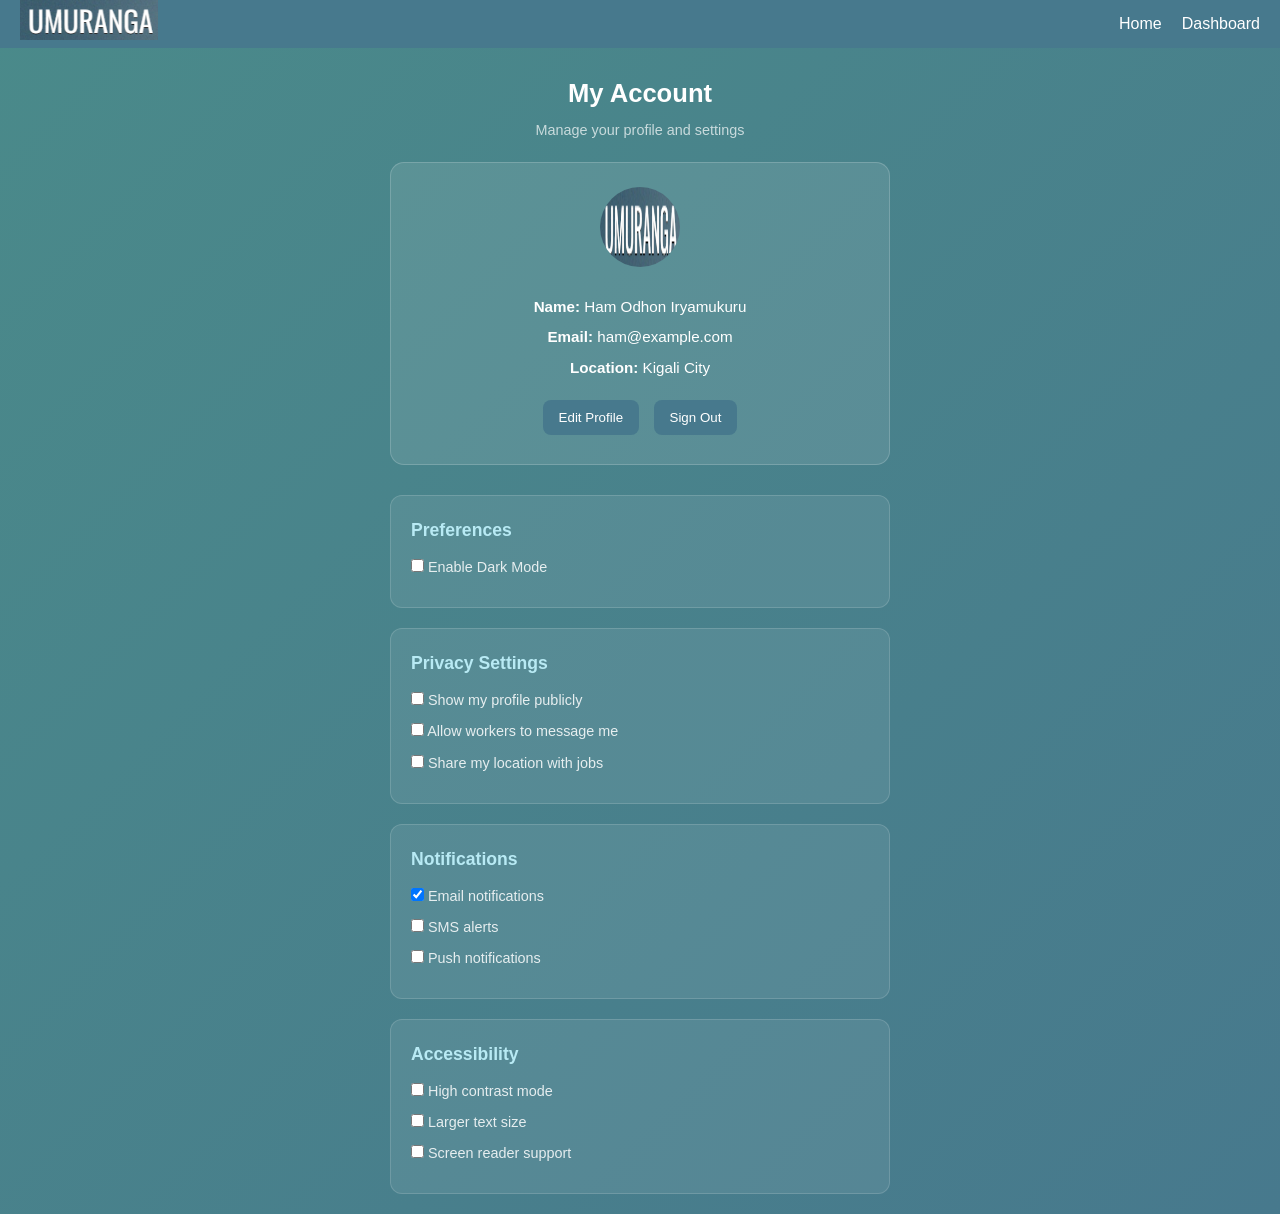
<file: account.html>
<!DOCTYPE html>
<html lang="en">
<head>
  <meta charset="UTF-8">
  <title>UMURANGA | My Account</title>
  <link rel="stylesheet" href="account.css">
</head>
<body>
  <header>
    <div class="navbar">
      <div class="logo">
        <img src="assets/umuranga.png" alt="UMURANGA Logo">
      </div>
      <ul class="menu">
        <li><a href="index.html">Home</a></li>
        <li><a href="dashboard/dashboard.html">Dashboard</a></li>
      </ul>
    </div>
  </header>

  <h2>My Account</h2>
  <p class="subtitle">Manage your profile and settings</p>

  <div class="account-box">
    <div class="profile-photo">
      <img src="assets/umuranga.png" alt="Profile Photo">
    </div>
    <div class="account-info">
      <p><strong>Name:</strong> Ham Odhon Iryamukuru</p>
      <p><strong>Email:</strong> ham@example.com</p>
      <p><strong>Location:</strong> Kigali City</p>
    </div>
    <div class="account-actions">
      <button id="editBtn">Edit Profile</button>
      <button id="logoutBtn">Sign Out</button>
    </div>
  </div>
  <div class="settings-box">
    <h3>Preferences</h3>
    <label><input type="checkbox" id="darkModeToggle"> Enable Dark Mode</label>
  </div>

  <div class="settings-box">
    <h3>Privacy Settings</h3>
    <label><input type="checkbox"> Show my profile publicly</label>
    <label><input type="checkbox"> Allow workers to message me</label>
    <label><input type="checkbox"> Share my location with jobs</label>
  </div>

  <div class="settings-box">
    <h3>Notifications</h3>
    <label><input type="checkbox" checked> Email notifications</label>
    <label><input type="checkbox"> SMS alerts</label>
    <label><input type="checkbox"> Push notifications</label>
  </div>

  <div class="settings-box">
    <h3>Accessibility</h3>
    <label><input type="checkbox"> High contrast mode</label>
    <label><input type="checkbox"> Larger text size</label>
    <label><input type="checkbox"> Screen reader support</label>
  </div>
  <script src="nav.js"></script>
  <script src="account.js"></script>
</body>

</html>
</file>
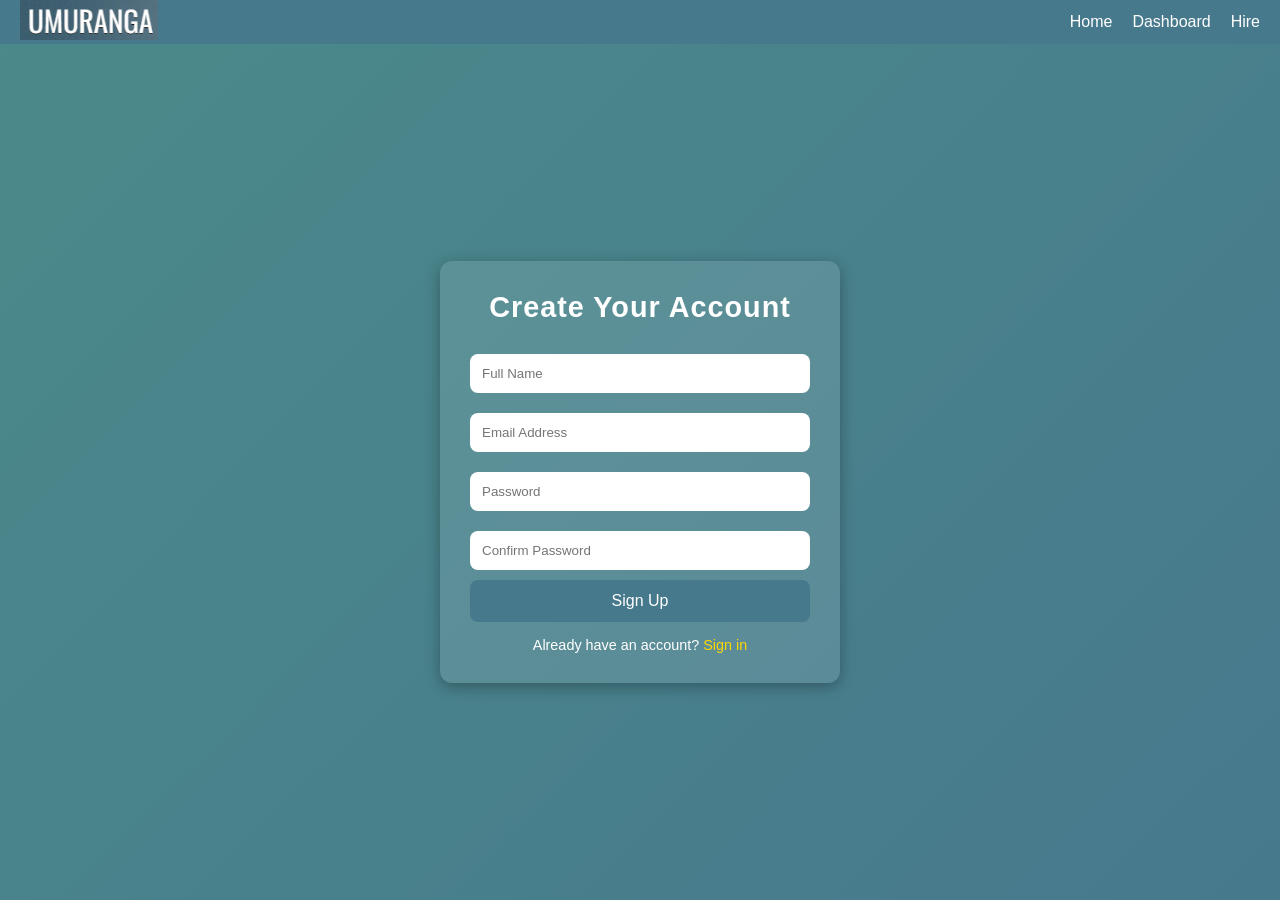
<file: signup.html>
<!DOCTYPE html>
<html lang="en">
<head>
  <meta charset="UTF-8">
  <title>UMURANGA | Sign Up</title>
  <link rel="stylesheet" href="signup.css">
</head>
<body>
 
  <header>
    <div class="navbar">
      <div class="logo"><img src="assets/umuranga.png" alt="UMURANGA Logo"></div>
      <ul class="menu">
        <li><a href="index.html">Home</a></li>
        <li><a href="dashboard/dashboard.html">Dashboard</a></li>
        <li><a href="#Hire">Hire</a></li>
      </ul>
    </div>
  </header>

  <section class="signup-container">
    <div class="signup-box">
      <h2>Create Your Account</h2>
      <form action="index.html" method="post">
        <input type="text" placeholder="Full Name" required>
        <input type="email" placeholder="Email Address" required>
        <input type="password" placeholder="Password" required>
        <input type="password" placeholder="Confirm Password" required>
        <button type="submit">Sign Up</button>
      </form>
      <p>Already have an account? <a href="account.html">Sign in</a></p>
    </div>
  </section>
  <script src="nav.js"></script>
  <script src="signup.js"></script>
</body>

</html>
</file>
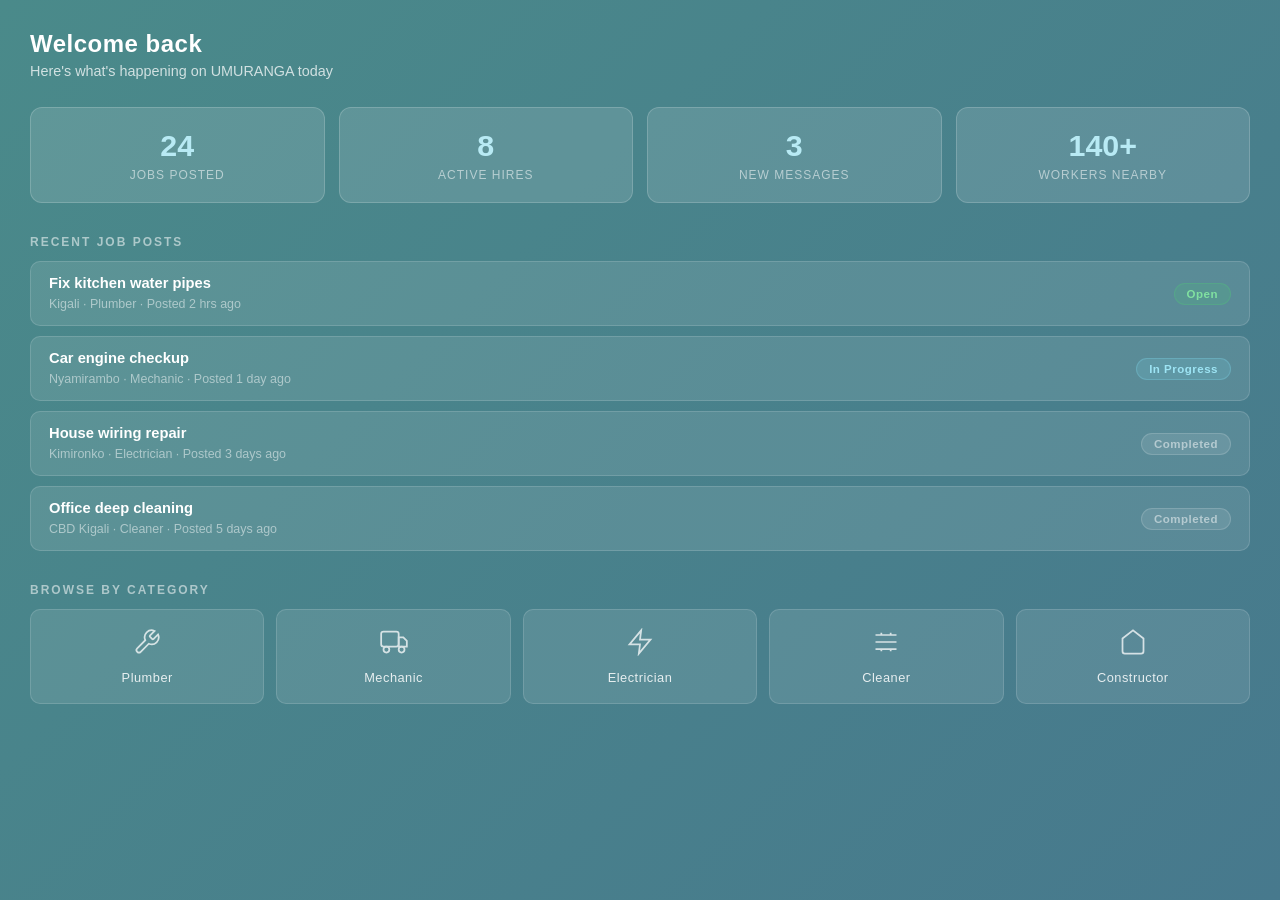
<file: dashboard/dash_home.html>
<!DOCTYPE html>
<html lang="en">
<head>
  <meta charset="UTF-8">
  <title>Dashboard Home</title>
  <link rel="stylesheet" href="dash_home.css">

</head>
<body>

  <h2>Welcome back</h2>
  <p class="subtitle">Here's what's happening on UMURANGA today</p>

  <div class="stats">
    <div class="stat-card"><div class="num">24</div><div class="label">Jobs Posted</div></div>
    <div class="stat-card"><div class="num">8</div><div class="label">Active Hires</div></div>
    <div class="stat-card"><div class="num">3</div><div class="label">New Messages</div></div>
    <div class="stat-card"><div class="num">140+</div><div class="label">Workers Nearby</div></div>
  </div>

  <div class="section-title">Recent Job Posts</div>
  <div class="jobs-list">
    <div class="job-card">
      <div class="job-info">
        <h4>Fix kitchen water pipes</h4>
        <span>Kigali &middot; Plumber &middot; Posted 2 hrs ago</span>
      </div>
      <span class="badge open">Open</span>
    </div>
    <div class="job-card">
      <div class="job-info">
        <h4>Car engine checkup</h4>
        <span>Nyamirambo &middot; Mechanic &middot; Posted 1 day ago</span>
      </div>
      <span class="badge progress">In Progress</span>
    </div>
    <div class="job-card">
      <div class="job-info">
        <h4>House wiring repair</h4>
        <span>Kimironko &middot; Electrician &middot; Posted 3 days ago</span>
      </div>
      <span class="badge done">Completed</span>
    </div>
    <div class="job-card">
      <div class="job-info">
        <h4>Office deep cleaning</h4>
        <span>CBD Kigali &middot; Cleaner &middot; Posted 5 days ago</span>
      </div>
      <span class="badge done">Completed</span>
    </div>
  </div>

  <div class="section-title">Browse by Category</div>
  <div class="categories">
    <a class="cat-card" href="dash_jobs.html" target="main">
      <svg class="cat-icon" viewBox="0 0 24 24" fill="none" stroke="currentColor" stroke-width="1.5"><path d="M14.7 6.3a1 1 0 000 1.4l1.6 1.6a1 1 0 001.4 0l3.77-3.77a6 6 0 01-7.94 7.94l-6.91 6.91a2.12 2.12 0 01-3-3l6.91-6.91a6 6 0 017.94-7.94l-3.76 3.76z"/></svg>
      <div class="cat-name">Plumber</div>
    </a>
    <a class="cat-card" href="dash_jobs.html" target="main">
      <svg class="cat-icon" viewBox="0 0 24 24" fill="none" stroke="currentColor" stroke-width="1.5"><rect x="1" y="3" width="15" height="13" rx="2"/><path d="M16 8h4l3 3v5h-7V8z"/><circle cx="5.5" cy="18.5" r="2.5"/><circle cx="18.5" cy="18.5" r="2.5"/></svg>
      <div class="cat-name">Mechanic</div>
    </a>
    <a class="cat-card" href="dash_jobs.html" target="main">
      <svg class="cat-icon" viewBox="0 0 24 24" fill="none" stroke="currentColor" stroke-width="1.5"><path d="M13 2L3 14h9l-1 8 10-12h-9l1-8z"/></svg>
      <div class="cat-name">Electrician</div>
    </a>
    <a class="cat-card" href="dash_jobs.html" target="main">
      <svg class="cat-icon" viewBox="0 0 24 24" fill="none" stroke="currentColor" stroke-width="1.5"><path d="M3 6h18M3 12h18M3 18h18"/><path d="M8 6V4m0 16v-2M16 6V4m0 16v-2"/></svg>
      <div class="cat-name">Cleaner</div>
    </a>
    <a class="cat-card" href="dash_jobs.html" target="main">
      <svg class="cat-icon" viewBox="0 0 24 24" fill="none" stroke="currentColor" stroke-width="1.5"><path d="M3 9l9-7 9 7v11a2 2 0 01-2 2H5a2 2 0 01-2-2z"/></svg>
      <div class="cat-name">Constructor</div>
    </a>
  </div>

</body>
</html>
</file>
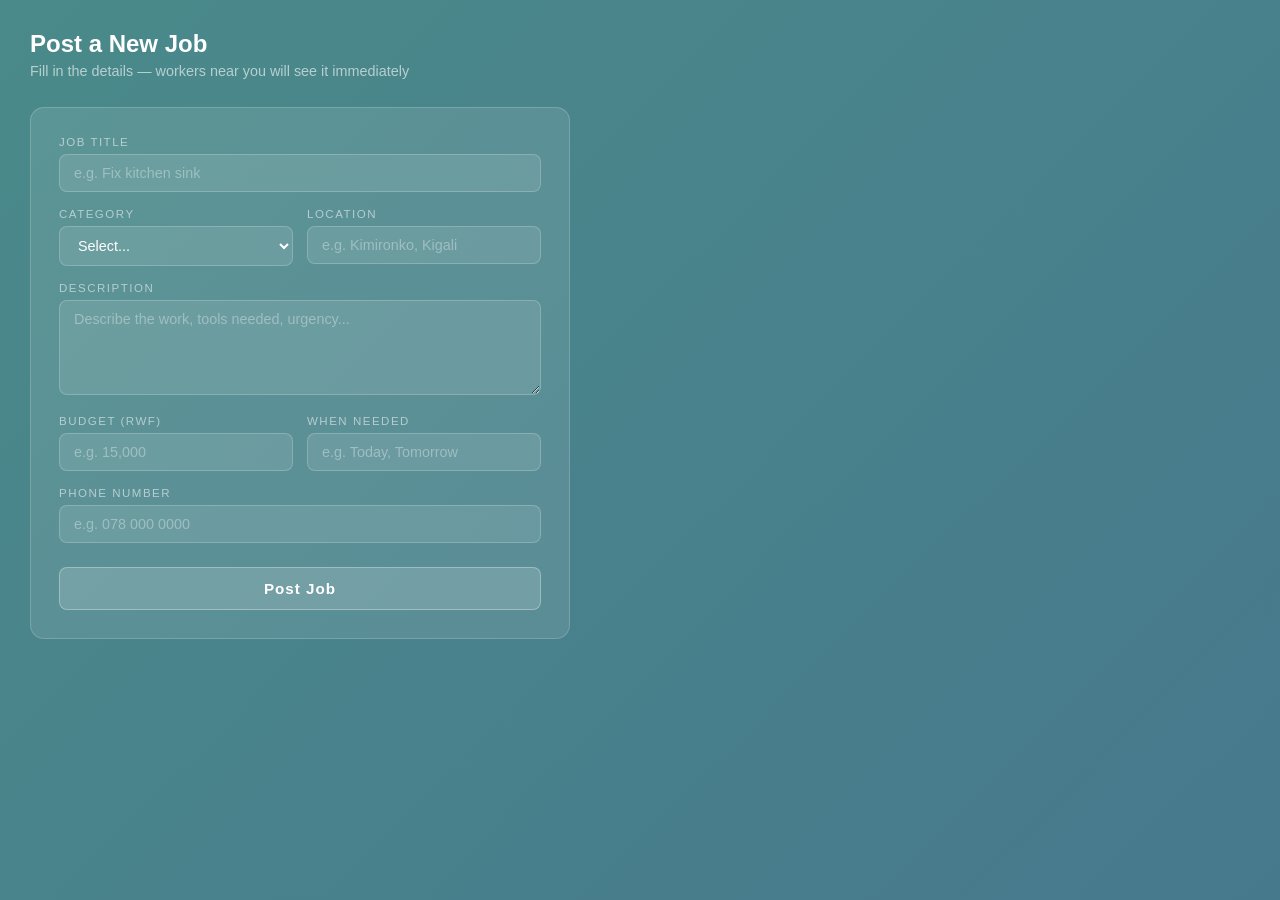
<file: dashboard/dash_post.html>
<!DOCTYPE html>
<html lang="en">
<head>
  <meta charset="UTF-8">
  <title>Post a Job</title>
  <link rel="stylesheet" href="dash_post.css">
</head>
<body>

  <h2>Post a New Job</h2>
  <p class="subtitle">Fill in the details — workers near you will see it immediately</p>

  <div class="form-box">
    <div class="form-group">
      <label>Job Title</label>
      <input type="text" placeholder="e.g. Fix kitchen sink" id="jobTitle">
    </div>
    <div class="row">
      <div class="form-group">
        <label>Category</label>
        <select id="category">
          <option value="">Select...</option>
          <option>Plumber</option>
          <option>Mechanic</option>
          <option>Electrician</option>
          <option>Cleaner</option>
          <option>Constructor</option>
          <option>Other</option>
        </select>
      </div>
      <div class="form-group">
        <label>Location</label>
        <input type="text" placeholder="e.g. Kimironko, Kigali" id="location">
      </div>
    </div>
    <div class="form-group">
      <label>Description</label>
      <textarea placeholder="Describe the work, tools needed, urgency..." id="description"></textarea>
    </div>
    <div class="row">
      <div class="form-group">
        <label>Budget (RWF)</label>
        <input type="text" placeholder="e.g. 15,000" id="budget">
      </div>
      <div class="form-group">
        <label>When Needed</label>
        <input type="text" placeholder="e.g. Today, Tomorrow" id="timing">
      </div>
    </div>
    <div class="form-group">
      <label>Phone Number</label>
      <input type="text" placeholder="e.g. 078 000 0000" id="phone">
    </div>
    <button class="btn-submit" onclick="submitJob()">Post Job</button>
    <div class="success-msg" id="successMsg">
      Job posted successfully. Workers nearby will contact you soon.
    </div>
  </div>

  <script>
    function submitJob() {
      const title = document.getElementById('jobTitle').value;
      const cat   = document.getElementById('category').value;
      const loc   = document.getElementById('location').value;
      if (!title || !cat || !loc) {
        alert('Please fill in at least the title, category and location.');
        return;
      }
      document.getElementById('successMsg').style.display = 'block';
      const btn = document.querySelector('.btn-submit');
      btn.textContent = 'Posted';
      btn.style.background = 'rgba(80,200,120,0.2)';
      btn.style.borderColor = 'rgba(80,200,120,0.4)';
    }
  </script>
</body>
</html>
</file>
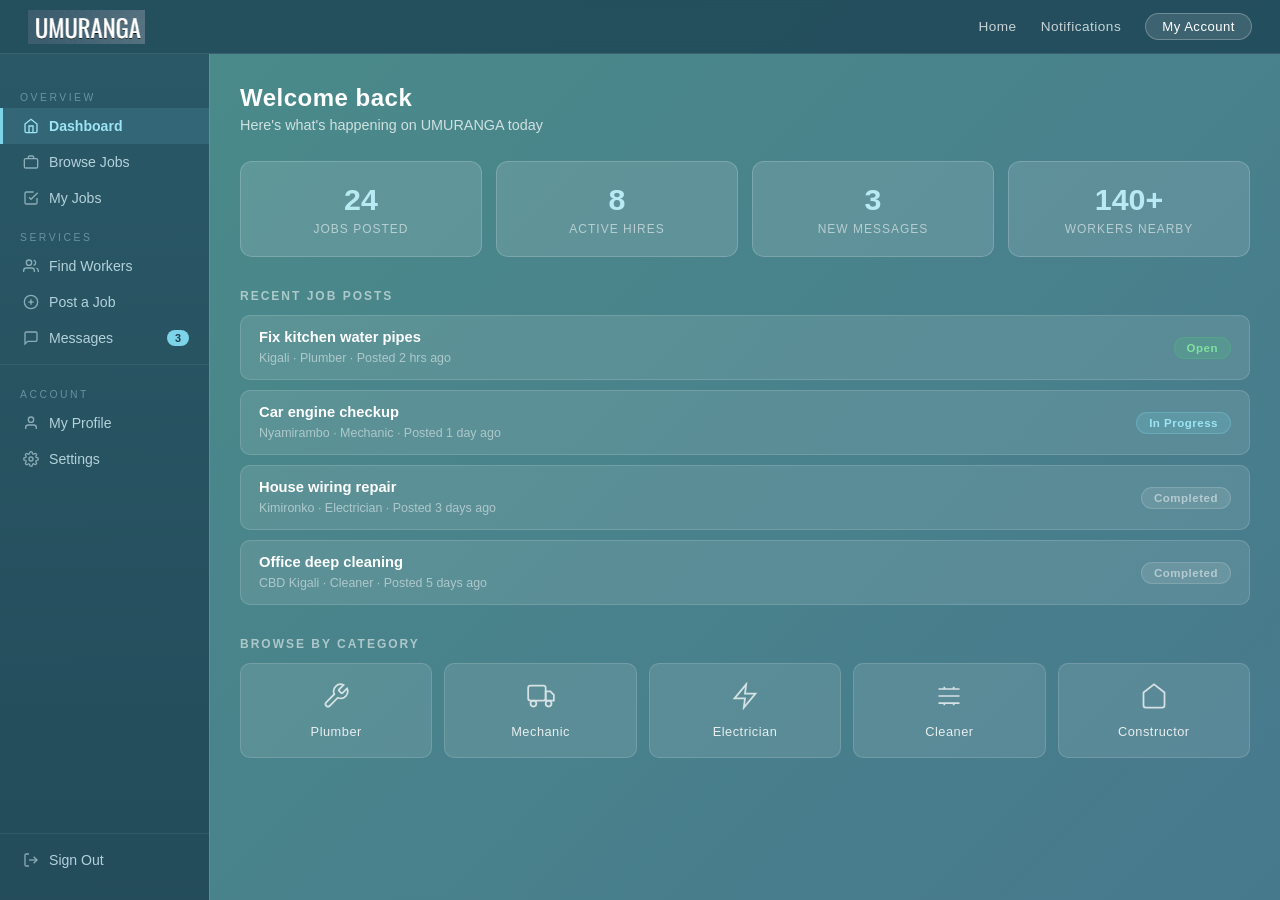
<file: dashboard/dashboard.html>
<!DOCTYPE html>
<html lang="en">
<head>
  <meta charset="UTF-8">
  <title>UMURANGA | Dashboard</title>
  <link rel="stylesheet" href="dashboard.css">
</head>
<body>
  <header>
    <div class="logo">
      <img src="../assets/umuranga.png" alt="UMURANGA">
    </div>
    <div class="nav-right">
      <a href="../index.html">Home</a>
      <a href="#">Notifications</a>
      <a href="../account.html"><div class="user-badge">My Account</div></a>
    </div>
  </header>

  <div class="shell">
    <iframe class="sidebar-frame" src="sidebar.html" name="sidebar" title="Navigation"></iframe>
    <iframe class="content-frame" src="dash_home.html" name="main" title="Main content"></iframe>
  </div>
</body>
</html>
</file>
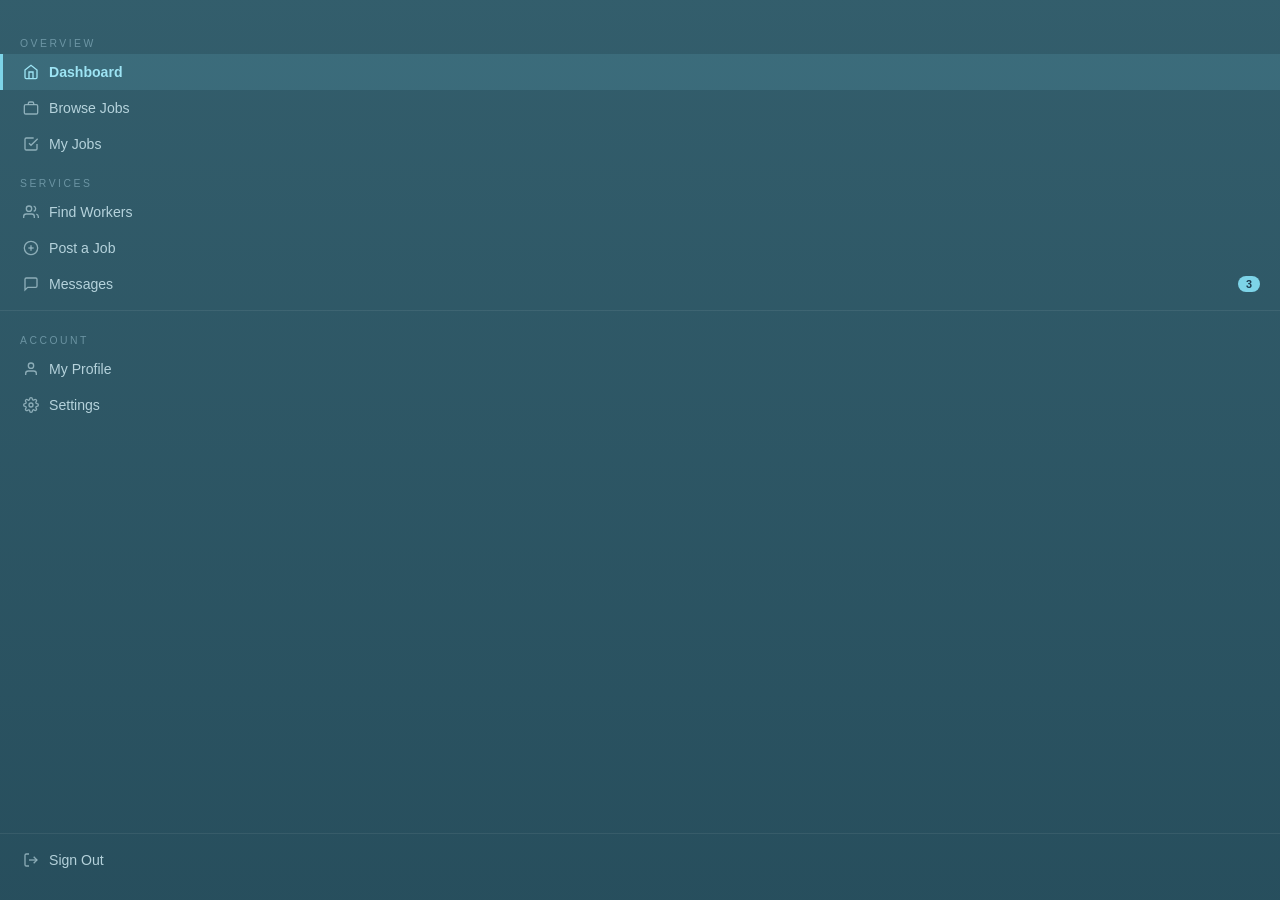
<file: dashboard/sidebar.html>
<!DOCTYPE html>
<html lang="en">
<head>
  <meta charset="UTF-8">
  <title>Sidebar</title>
  <link rel="stylesheet" href="sidebar.css">
</head>
<body>

  <div class="section-label">Overview</div>
  <nav>
    <a href="dash_home.html" target="main" class="active">
      <svg class="nav-icon" viewBox="0 0 24 24" fill="none" stroke="currentColor" stroke-width="2"><path d="M3 9l9-7 9 7v11a2 2 0 01-2 2H5a2 2 0 01-2-2z"/><polyline points="9 22 9 12 15 12 15 22"/></svg>
      Dashboard
    </a>
    <a href="browse_jobs.html" target="main">
      <svg class="nav-icon" viewBox="0 0 24 24" fill="none" stroke="currentColor" stroke-width="2"><rect x="2" y="7" width="20" height="14" rx="2"/><path d="M16 7V5a2 2 0 00-2-2h-4a2 2 0 00-2 2v2"/></svg>
      Browse Jobs
    </a>
    <a href="dash_myjobs.html" target="main">
      <svg class="nav-icon" viewBox="0 0 24 24" fill="none" stroke="currentColor" stroke-width="2"><path d="M9 11l3 3L22 4"/><path d="M21 12v7a2 2 0 01-2 2H5a2 2 0 01-2-2V5a2 2 0 012-2h11"/></svg>
      My Jobs
    </a>
  </nav>

  <div class="section-label">Services</div>
  <nav>
    <a href="dash_workers.html" target="main">
      <svg class="nav-icon" viewBox="0 0 24 24" fill="none" stroke="currentColor" stroke-width="2"><path d="M17 21v-2a4 4 0 00-4-4H5a4 4 0 00-4 4v2"/><circle cx="9" cy="7" r="4"/><path d="M23 21v-2a4 4 0 00-3-3.87"/><path d="M16 3.13a4 4 0 010 7.75"/></svg>
      Find Workers
    </a>
    <a href="dash_post.html" target="main">
      <svg class="nav-icon" viewBox="0 0 24 24" fill="none" stroke="currentColor" stroke-width="2"><circle cx="12" cy="12" r="10"/><line x1="12" y1="8" x2="12" y2="16"/><line x1="8" y1="12" x2="16" y2="12"/></svg>
      Post a Job
    </a>
    <a href="dash_messages.html" target="main">
      <svg class="nav-icon" viewBox="0 0 24 24" fill="none" stroke="currentColor" stroke-width="2"><path d="M21 15a2 2 0 01-2 2H7l-4 4V5a2 2 0 012-2h14a2 2 0 012 2z"/></svg>
      Messages
      <span class="badge-count">3</span>
    </a>
  </nav>

  <hr class="divider">

  <div class="section-label">Account</div>
  <nav>
    <a href="dash_profile.html" target="main">
      <svg class="nav-icon" viewBox="0 0 24 24" fill="none" stroke="currentColor" stroke-width="2"><path d="M20 21v-2a4 4 0 00-4-4H8a4 4 0 00-4 4v2"/><circle cx="12" cy="7" r="4"/></svg>
      My Profile
    </a>
    <a href="dash_settings.html" target="main">
      <svg class="nav-icon" viewBox="0 0 24 24" fill="none" stroke="currentColor" stroke-width="2"><circle cx="12" cy="12" r="3"/><path d="M19.4 15a1.65 1.65 0 00.33 1.82l.06.06a2 2 0 010 2.83 2 2 0 01-2.83 0l-.06-.06a1.65 1.65 0 00-1.82-.33 1.65 1.65 0 00-1 1.51V21a2 2 0 01-4 0v-.09A1.65 1.65 0 009 19.4a1.65 1.65 0 00-1.82.33l-.06.06a2 2 0 01-2.83-2.83l.06-.06A1.65 1.65 0 004.68 15a1.65 1.65 0 00-1.51-1H3a2 2 0 010-4h.09A1.65 1.65 0 004.6 9a1.65 1.65 0 00-.33-1.82l-.06-.06a2 2 0 012.83-2.83l.06.06A1.65 1.65 0 009 4.68a1.65 1.65 0 001-1.51V3a2 2 0 014 0v.09a1.65 1.65 0 001 1.51 1.65 1.65 0 001.82-.33l.06-.06a2 2 0 012.83 2.83l-.06.06A1.65 1.65 0 0019.4 9a1.65 1.65 0 001.51 1H21a2 2 0 010 4h-.09a1.65 1.65 0 00-1.51 1z"/></svg>
      Settings
    </a>
  </nav>

  <div class="bottom">
    <hr class="divider">
    <nav>
      <a href="index.html" class="signout">
        <svg class="nav-icon" viewBox="0 0 24 24" fill="none" stroke="currentColor" stroke-width="2"><path d="M9 21H5a2 2 0 01-2-2V5a2 2 0 012-2h4"/><polyline points="16 17 21 12 16 7"/><line x1="21" y1="12" x2="9" y2="12"/></svg>
        Sign Out
      </a>
    </nav>
  </div>

</body>
</html>
</file>
<file: account.css>
/* Reset */
* { margin: 0; padding: 0; box-sizing: border-box; }

body {
  font-family: 'Segoe UI', Tahoma, Geneva, Verdana, sans-serif;
  background: linear-gradient(135deg, #4a8a8a, #47798d);
  color: #fff;
  min-height: 100vh;
  line-height: 1.6;
}

/* Header bar (same as index.css) */
.navbar {
  background-color: rgb(71, 121, 141);
  display: flex;
  justify-content: space-between;
  align-items: center;
  padding: 0 20px;
  width: 100%;
}

.logo img {
  height: 40px;
  width: auto;
}

.menu {
  list-style: none;
  display: flex;
  gap: 20px;
}

.menu li a {
  text-decoration: none;
  color: #ffffff;
  transition: color 0.3s;
}

.menu li a:hover {
  color: #ffd700;
}

.menu li a.active {
  font-weight: 700;
  border-bottom: 2px solid #ffd700;
}

/* Page titles */
h2 {
  font-size: 1.6rem;
  font-weight: 700;
  margin: 25px 0 5px;
  text-align: center;
}

.subtitle {
  color: rgba(255,255,255,0.7);
  font-size: 0.9rem;
  margin-bottom: 20px;
  text-align: center;
}

/* Profile box */
.account-box {
  background: rgba(255,255,255,0.1);
  border: 1px solid rgba(255,255,255,0.18);
  border-radius: 14px;
  padding: 24px;
  max-width: 500px;
  margin: 0 auto 30px;
  text-align: center;
}

.profile-photo img {
  width: 80px;
  height: 80px;
  border-radius: 50%;
  margin-bottom: 15px;
}

.account-info p {
  margin: 6px 0;
  font-size: 0.95rem;
}

.account-actions {
  margin-top: 15px;
}

.account-actions button {
  background: #47798d;
  color: #fff;
  border: none;
  padding: 10px 16px;
  border-radius: 8px;
  margin: 5px;
  cursor: pointer;
  transition: background 0.3s;
}

.account-actions button:hover {
  background: #355c70;
}

/* Settings sections */
.settings-box {
  background: rgba(255,255,255,0.08);
  border: 1px solid rgba(255,255,255,0.15);
  border-radius: 12px;
  padding: 20px;
  max-width: 500px;
  margin: 0 auto 20px;
}

.settings-box h3 {
  margin-bottom: 12px;
  font-size: 1.1rem;
  color: #b8eaf4;
}

.settings-box label {
  font-size: 0.9rem;
  color: rgba(255,255,255,0.85);
  display: block;
  margin-bottom: 8px;
}

/* Light mode toggle */
body.light-mode {
  background: #f5f5f5;
  color: #333;
}

body.light-mode .navbar {
  background-color: #ddd;
}

body.light-mode .menu li a {
  color: #333;
}

body.light-mode .menu li a.active {
  border-bottom: 2px solid #333;
}

body.light-mode .account-box,
body.light-mode .settings-box {
  background: #fff;
  border: 1px solid #ccc;
  color: #333;
}
</file>
<file: signup.css>
* {
      margin: 0;
      padding: 0;
      box-sizing: border-box;
    }

    body {
      font-family: 'Segoe UI', Tahoma, Geneva, Verdana, sans-serif;
      background: linear-gradient(135deg, #4a8a8a, #47798d);
      color: #fff;
      min-height: 100vh;
      display: flex;
      flex-direction: column;
    }

    .navbar {
      background-color: rgb(71, 121, 141);
      display: flex;
      justify-content: space-between;
      align-items: center;
      padding: 0 20px;
    }

    .logo img {
      height: 40px;
      width: auto;
    }

    .menu {
      list-style: none;
      display: flex;
      gap: 20px;
    }

    .menu li a {
      text-decoration: none;
      color: #ffffff;
      transition: color 0.3s ease;
    }

    .menu li a:hover {
      color: #ffd700;
    }

    .signup-container {
      flex: 1;
      display: flex;
      justify-content: center;
      align-items: center;
      padding: 40px;
    }

    .signup-box {
      background: rgba(255, 255, 255, 0.1);
      padding: 30px;
      border-radius: 12px;
      box-shadow: 0 4px 15px rgba(0,0,0,0.3);
      width: 100%;
      max-width: 400px;
      text-align: center;
    }

    .signup-box h2 {
      margin-bottom: 20px;
      font-size: 1.8rem;
      letter-spacing: 1px;
    }

    .signup-box input {
      width: 100%;
      padding: 12px;
      margin: 10px 0;
      border: none;
      border-radius: 8px;
      outline: none;
    }

    .signup-box button {
      width: 100%;
      padding: 12px;
      background-color: #47798d;
      border: none;
      border-radius: 8px;
      color: #fff;
      font-size: 1rem;
      cursor: pointer;
      transition: background 0.3s ease;
    }

    .signup-box button:hover {
      background-color: #355c70;
    }

    .signup-box p {
      margin-top: 15px;
      font-size: 0.9rem;
    }

    .signup-box a {
      color: #ffd700;
      text-decoration: none;
    }
</file>
<file: dashboard/dash_home.css>
* { margin: 0; padding: 0; box-sizing: border-box; }

    body {
      font-family: 'Segoe UI', Tahoma, Geneva, Verdana, sans-serif;
      background: linear-gradient(135deg, #4a8a8a, #47798d);
      color: #fff;
      padding: 30px;
      min-height: 100vh;
      overflow-y: auto;
    }

    h2 { font-size: 1.5rem; font-weight: 700; margin-bottom: 5px; letter-spacing: 0.5px; }
    .subtitle { color: rgba(255, 255, 255, 0.747); font-size: 0.9rem; margin-bottom: 28px; }

    .stats {
      display: grid;
      grid-template-columns: repeat(auto-fit, minmax(150px, 1fr));
      gap: 14px;
      margin-bottom: 32px;
    }

    .stat-card {
      background: rgba(255,255,255,0.12);
      border: 1px solid rgba(255,255,255,0.18);
      border-radius: 12px;
      padding: 20px;
      text-align: center;
      transition: transform 0.2s, background 0.2s;
    }

    .stat-card:hover { transform: translateY(-3px); background: rgba(255,255,255,0.17); }

    .stat-card .num { font-size: 1.9rem; font-weight: 700; color: #b8eaf4; }
    .stat-card .label {
      font-size: 0.75rem;
      color: rgba(255,255,255,0.55);
      text-transform: uppercase;
      letter-spacing: 1px;
      margin-top: 5px;
    }

    .section-title {
      font-size: 0.75rem;
      font-weight: 600;
      letter-spacing: 2px;
      text-transform: uppercase;
      color: rgba(255,255,255,0.55);
      margin-bottom: 12px;
    }

    .jobs-list { display: flex; flex-direction: column; gap: 10px; margin-bottom: 32px; }

    .job-card {
      background: rgba(255,255,255,0.1);
      border: 1px solid rgba(255,255,255,0.14);
      border-radius: 10px;
      padding: 13px 18px;
      display: flex;
      justify-content: space-between;
      align-items: center;
      transition: background 0.2s;
    }

    .job-card:hover { background: rgba(255,255,255,0.15); }

    .job-info h4 { font-size: 0.92rem; margin-bottom: 3px; }
    .job-info span { font-size: 0.78rem; color: rgba(255,255,255,0.5); }

    .badge {
      border-radius: 20px;
      font-size: 0.72rem;
      font-weight: 600;
      padding: 4px 12px;
      letter-spacing: 0.5px;
    }

    .badge.open      { background: rgba(80,200,120,0.18); color: #80e0a0; border: 1px solid rgba(80,200,120,0.3); }
    .badge.progress  { background: rgba(125,212,232,0.18); color: #9de4f4; border: 1px solid rgba(125,212,232,0.3); }
    .badge.done      { background: rgba(255,255,255,0.1); color: rgba(255,255,255,0.5); border: 1px solid rgba(255,255,255,0.15); }

    .categories {
      display: grid;
      grid-template-columns: repeat(auto-fit, minmax(110px, 1fr));
      gap: 12px;
    }

    .cat-card {
      background: rgba(255,255,255,0.1);
      border: 1px solid rgba(255,255,255,0.14);
      border-radius: 10px;
      padding: 18px 10px;
      text-align: center;
      cursor: pointer;
      transition: background 0.2s, transform 0.2s;
      text-decoration: none;
      color: #fff;
    }

    .cat-card:hover {
      background: rgba(255,255,255,0.18);
      transform: translateY(-3px);
    }

    .cat-icon {
      width: 28px;
      height: 28px;
      margin: 0 auto 10px;
      opacity: 0.75;
    }

    .cat-name { font-size: 0.8rem; letter-spacing: 0.5px; color: rgba(255,255,255,0.85); }
</file>
<file: dashboard/dash_post.css>
* { margin: 0; padding: 0; box-sizing: border-box; }

    body {
      font-family: 'Segoe UI', Tahoma, Geneva, Verdana, sans-serif;
      background: linear-gradient(135deg, #4a8a8a, #47798d);
      color: #fff;
      padding: 30px;
      min-height: 100vh;
      overflow-y: auto;
    }

    h2 { font-size: 1.5rem; font-weight: 700; margin-bottom: 5px; }
    .subtitle { color: rgba(255,255,255,0.6); font-size: 0.9rem; margin-bottom: 28px; }

    .form-box {
      background: rgba(255,255,255,0.1);
      border: 1px solid rgba(255,255,255,0.18);
      border-radius: 14px;
      padding: 28px;
      max-width: 540px;
    }

    .form-group { margin-bottom: 16px; }

    label {
      display: block;
      font-size: 0.72rem;
      text-transform: uppercase;
      letter-spacing: 1.5px;
      color: rgba(255,255,255,0.55);
      margin-bottom: 6px;
    }

    input[type="text"], select, textarea {
      width: 100%;
      padding: 10px 14px;
      background: rgba(255,255,255,0.1);
      border: 1px solid rgba(255,255,255,0.2);
      border-radius: 8px;
      color: #fff;
      font-size: 0.9rem;
      font-family: inherit;
      outline: none;
      transition: border-color 0.2s, background 0.2s;
    }

    input::placeholder, textarea::placeholder { color: rgba(255,255,255,0.35); }

    input:focus, select:focus, textarea:focus {
      border-color: rgba(125,212,232,0.7);
      background: rgba(255,255,255,0.14);
    }

    select option { background: #2a5a70; color: #fff; }
    textarea { resize: vertical; min-height: 95px; }

    .row { display: grid; grid-template-columns: 1fr 1fr; gap: 14px; }

    .btn-submit {
      width: 100%;
      padding: 12px;
      background: rgba(255,255,255,0.15);
      border: 1px solid rgba(255,255,255,0.3);
      border-radius: 8px;
      color: #fff;
      font-size: 0.95rem;
      font-weight: 600;
      cursor: pointer;
      letter-spacing: 1px;
      transition: background 0.3s;
      margin-top: 8px;
    }

    .btn-submit:hover { background: rgba(255,255,255,0.22); }

    .success-msg {
      display: none;
      background: rgba(80,200,120,0.15);
      border: 1px solid rgba(80,200,120,0.35);
      border-radius: 8px;
      padding: 13px 16px;
      color: #80e0a0;
      margin-top: 14px;
      font-size: 0.88rem;
    }
</file>
<file: dashboard/dashboard.css>
* {
  margin: 0;
  padding: 0;
  box-sizing: border-box;
}

body {
  font-family: 'Segoe UI', Tahoma, Geneva, Verdana, sans-serif;
  background: linear-gradient(135deg, #4a8a8a, #47798d);
  height: 100vh;
  display: flex;
  flex-direction: column;
  overflow: hidden;
}

header {
  background: rgba(30, 70, 85, 0.85);
  backdrop-filter: blur(6px);
  display: flex;
  justify-content: space-between;
  align-items: center;
  padding: 0 28px;
  height: 54px;
  flex-shrink: 0;
  border-bottom: 1px solid rgba(255,255,255,0.1);
}

.logo {
  display: flex;
  align-items: center;
  gap: 10px;
}
.logo img {
  height: 34px;
  width: auto;
}
.logo span {
  color: #fff;
  font-size: 1.1rem;
  font-weight: 700;
  letter-spacing: 3px;
}

.nav-right {
  display: flex;
  align-items: center;
  gap: 24px;
}
.nav-right a {
  color: rgba(255,255,255,0.75);
  text-decoration: none;
  font-size: 0.85rem;
  letter-spacing: 0.5px;
  transition: color 0.2s;
}
.nav-right a:hover {
  color: #fff;
}

.user-badge {
  background: rgba(255,255,255,0.12);
  border: 1px solid rgba(255,255,255,0.25);
  border-radius: 20px;
  padding: 5px 16px;
  color: #fff;
  font-size: 0.82rem;
  letter-spacing: 0.5px;
  cursor: pointer;
}

.shell {
  display: flex;
  flex: 1;
  overflow: hidden;
}

.sidebar-frame {
  width: 210px;
  flex-shrink: 0;
  border: none;
  border-right: 1px solid rgba(255,255,255,0.1);
}

.content-frame {
  flex: 1;
  border: none;
}
</file>
<file: dashboard/sidebar.css>
* { margin: 0; padding: 0; box-sizing: border-box; }

    body {
      font-family: 'Segoe UI', Tahoma, Geneva, Verdana, sans-serif;
      background: linear-gradient(180deg, rgba(40,85,100,0.95) 0%, rgba(35,75,90,0.98) 100%);
      color: #cce8f0;
      height: 100vh;
      display: flex;
      flex-direction: column;
      padding: 22px 0;
      overflow: hidden;
    }

    .section-label {
      font-size: 0.65rem;
      letter-spacing: 2.5px;
      text-transform: uppercase;
      color: rgba(180,220,235,0.45);
      padding: 16px 20px 5px;
    }

    nav a {
      display: flex;
      align-items: center;
      gap: 10px;
      padding: 10px 20px;
      color: rgba(204,232,240,0.85);
      text-decoration: none;
      font-size: 0.88rem;
      border-left: 3px solid transparent;
      transition: background 0.2s, border-color 0.2s, color 0.2s;
    }

    nav a:hover {
      background: rgba(255,255,255,0.07);
      color: #fff;
      border-left-color: rgba(125,212,232,0.6);
    }

    nav a.active {
      background: rgba(125,212,232,0.12);
      color: #9de4f4;
      border-left-color: #7dd4e8;
      font-weight: 600;
    }

    .nav-icon {
      width: 16px;
      height: 16px;
      flex-shrink: 0;
      opacity: 0.7;
    }

    nav a:hover .nav-icon,
    nav a.active .nav-icon { opacity: 1; }

    .divider {
      border: none;
      border-top: 1px solid rgba(255,255,255,0.07);
      margin: 8px 0;
    }

    .badge-count {
      margin-left: auto;
      background: #7dd4e8;
      color: #1e3d50;
      border-radius: 10px;
      font-size: 0.68rem;
      padding: 2px 8px;
      font-weight: 700;
    }

    .bottom { margin-top: auto; }

    nav a.signout:hover {
      background: rgba(220,80,80,0.12);
      color: #f4a0a0;
      border-left-color: #f4a0a0;
    }
</file>
